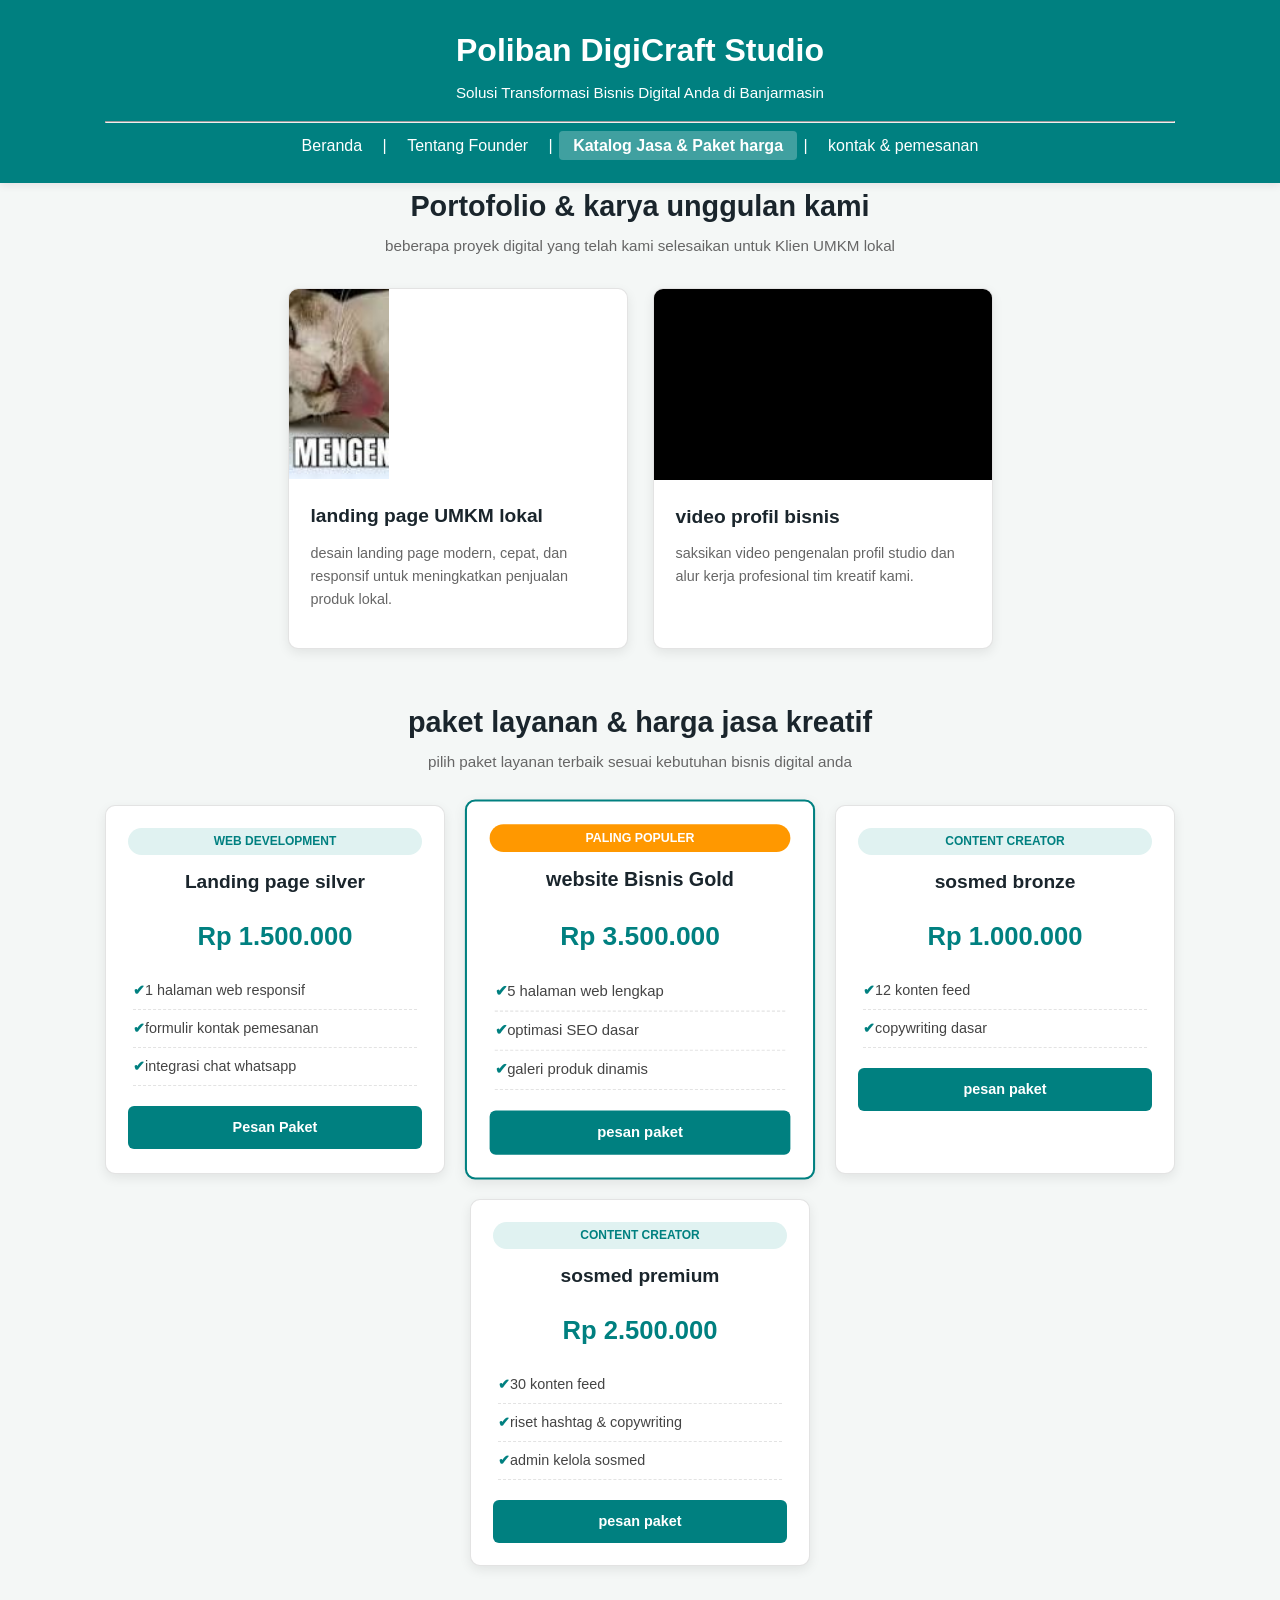
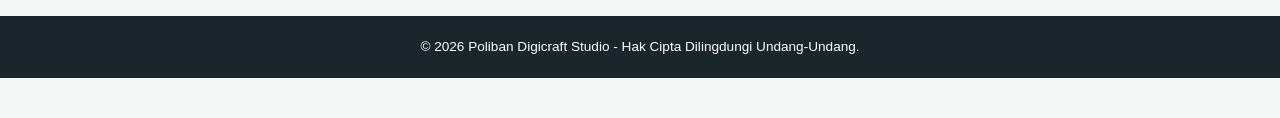
<file: index.html>
<!DOCTYPE html>
<html lang="en">

<head>
    <meta charset="UTF-8">
    <meta name="viewport" content="width=device-width, initial-scale=1.0">
    <title>katalog jasa & portofolio - poliban digicraft studio</title>
    <!-- 1. MENGHUBUNGKAN EXTERNAL CSS GLOBAL -->
    <link rel="stylesheet" href="style.css">
</head>

<body>
    <!-- Bagian Kepala Halaman (Header & Navigasi)  -->
    <header>
        <div class="container">
            <h1>Poliban DigiCraft Studio</h1>
            <p>Solusi Transformasi Bisnis Digital Anda di Banjarmasin</p>
            <hr>
            <nav>
                <a href="index.html">Beranda</a> |
                <a href="tentang.html">Tentang Founder</a> |
                <a href="produk.html" class="active">Katalog Jasa & Paket harga</a> |
                <a href="kontak.html">kontak & pemesanan</a>
            </nav>
        </div>
    </header>

    <main class="container">
        <!-- SEKSI PORTOFOLIO UTAMA (CARD LAYOUT) -->
        <section class="section">
            <h2 class="section-title">Portofolio & karya unggulan kami</h2>
            <p class="section-subtitle">beberapa proyek digital yang telah kami selesaikan untuk Klien UMKM lokal</p>

            <div class="card-grid">
                <!-- kartu portofolio -->
                <article class="card">
                    <img src="mengenaskan.jpg" alt="Mockup desain landing page agensi" class="card-img">
                    <div class="card-body">
                        <h3 class="card-title">landing page UMKM lokal</h3>
                        <p class="card-text">desain landing page modern, cepat, dan responsif untuk meningkatkan
                            penjualan produk lokal.</p>
                    </div>
                </article>

                <!-- kartu portofolio 2 (video profil) -->
                <article class="card">
                    <div class="video-container">
                        <iframe src="https://www.youtube.com/embed/UExds0bbfcw?si=t_ux7vf4w2viiRPl"
                            title="Youtube video player" allowfullscreen></iframe>
                    </div>
                    <div class="card-body">
                        <h3 class="card-title">video profil bisnis</h3>
                        <p class="card-text">saksikan video pengenalan profil studio dan alur kerja profesional tim
                            kreatif kami.</p>
                    </div>
                </article>
            </div>
        </section>

        <!-- SEKSI KATALOG PAKET LAYANAN (PRICING CARDS) -->
        <section class="section">
            <h2 class="section-title">paket layanan & harga jasa kreatif</h2>
            <p class="section-subtitle">pilih paket layanan terbaik sesuai kebutuhan bisnis digital anda</p>

            <div class="card-grid">
                <!-- paket 1: Landing Page Silver -->
                <article class="card pricing-card">
                    <div class="card-body">
                        <span class="badge">web development</span>
                        <h3 class="card-title">Landing page silver</h3>
                        <p class="card-price">Rp 1.500.000</p>
                        <ul class="card-features">
                            <li>1 halaman web responsif</li>
                            <li>formulir kontak pemesanan</li>
                            <li>integrasi chat whatsapp</li>
                        </ul>
                        <a href="kontak.html" class="btn-primary">Pesan Paket</a>
                    </div>
                </article>

                <!-- paket 2: Website Bisnis Gold -->
                <article class="card pricing-card featured">
                    <div class="card-body">
                        <span class="badge badge-featured">Paling populer</span>
                        <h3 class="card-title">website Bisnis Gold</h3>
                        <p class="card-price">Rp 3.500.000</p>
                        <ul class="card-features">
                            <li>5 halaman web lengkap</li>
                            <li>optimasi SEO dasar</li>
                            <li>galeri produk dinamis</li>
                        </ul>
                        <a href="kontak.html" class="btn-primary">pesan paket</a>
                    </div>
                </article>

                <!-- paket 3: Sosmed premium -->
                <article class="card pricing-card">
                    <div class="card-body">
                        <span class="badge">content creator</span>
                        <h3 class="card-title">sosmed bronze</h3>
                        <p class="card-price">Rp 1.000.000</p>
                        <ul class="card-features">
                            <li>12 konten feed</li>
                            <li>copywriting dasar</li>
                        </ul>
                        <a href="kontak.html" class="btn-primary">pesan paket</a>
                    </div>
                </article>
                <article class="card pricing-card">
                    <div class="card-body">
                        <span class="badge">content creator</span>
                        <h3 class="card-title">sosmed premium</h3>
                        <p class="card-price">Rp 2.500.000</p>
                        <ul class="card-features">
                            <li>30 konten feed</li>
                            <li>riset hashtag & copywriting</li>
                            <li>admin kelola sosmed</li>
                        </ul>
                        <a href="kontak.html" class="btn-primary">pesan paket</a>
                    </div>
                </article>
            </div>
        </section>
    </main>

    <!-- FOOTER GLOBAL -->
    <footer>
        <div class="container">
            <p>&copy; 2026 Poliban Digicraft Studio - Hak Cipta Dilingdungi Undang-Undang.</p>
        </div>
    </footer>
</body>

</html>
</file>
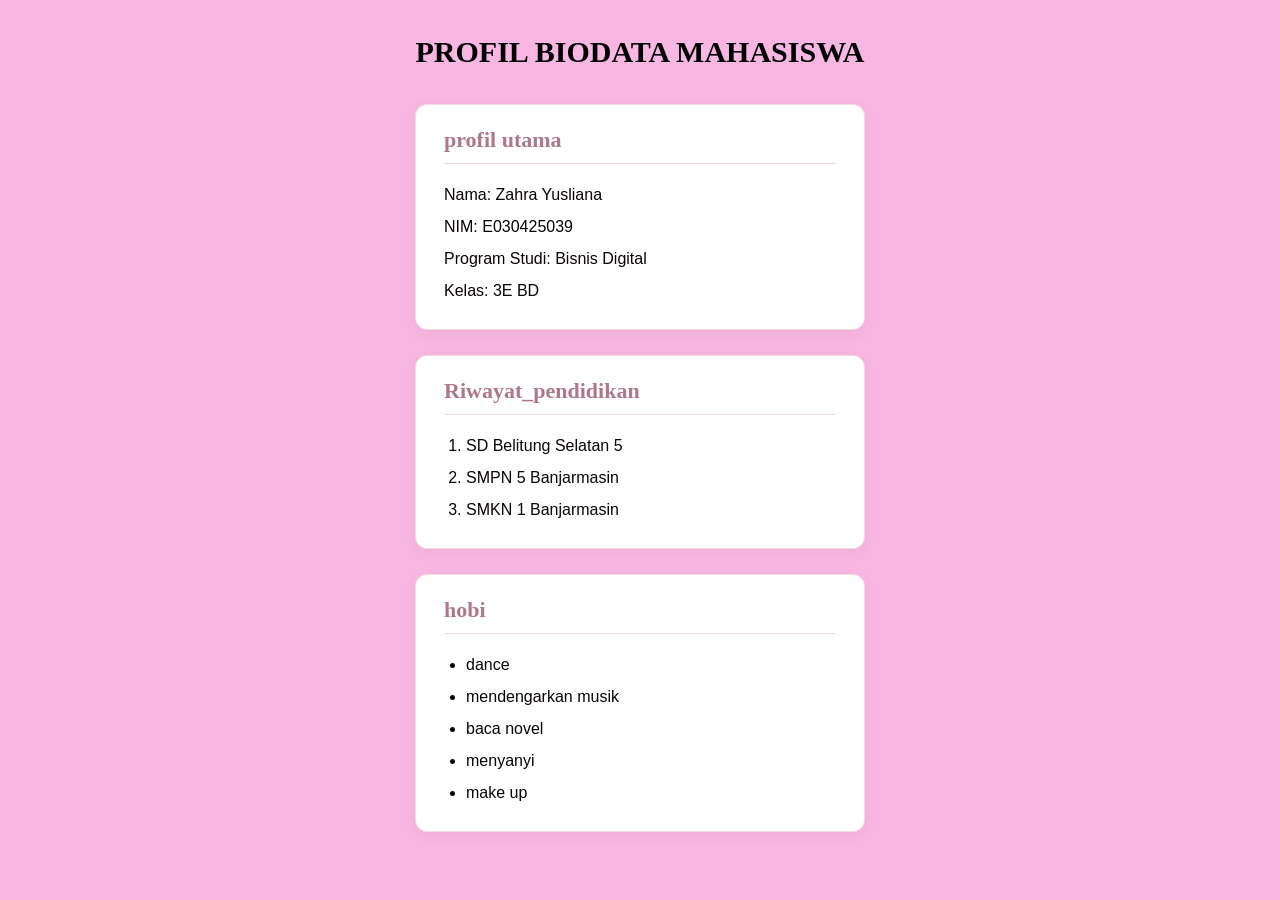
<file: biodata.html>
<!DOCTYPE html>
<html lang="en">

<head>
    <meta charset="UTF-8">
    <meta name="viewport" content="width=device-width, initial-scale=1.0">
    <title>Document</title>
    <link rel="stylesheet" href="stylebiodata.css">
</head>

<body>
    <h1>PROFIL BIODATA MAHASISWA</h1>
    <div class="card">
        <!-- ini profil utama -->
        <h2>profil utama</h2>
        <p>
            <span>Nama: </span>Zahra Yusliana<br>
            <span>NIM: </span>E030425039<br>
            <span>Program Studi: </span> Bisnis Digital <br>
            <span>Kelas: </span> 3E BD <br>
        </p>
    </div>
    <div class="card">
        <!-- ini riwayat pendidikan -->
        <h2>Riwayat_pendidikan</h2>
        <ol>
            <li>SD Belitung Selatan 5</li>
            <li>SMPN 5 Banjarmasin</li>
            <li>SMKN 1 Banjarmasin</li>
        </ol>
    </div>
    <div class="card">
        <!-- ini hobi saya -->
        <h2>hobi</h2>
        <ul>
            <li>dance</li>
            <li>mendengarkan musik</li>
            <li>baca novel</li>
            <li>menyanyi</li>
            <li>make up</li>
        </ul>
    </div>
</body>

</html>
</file>
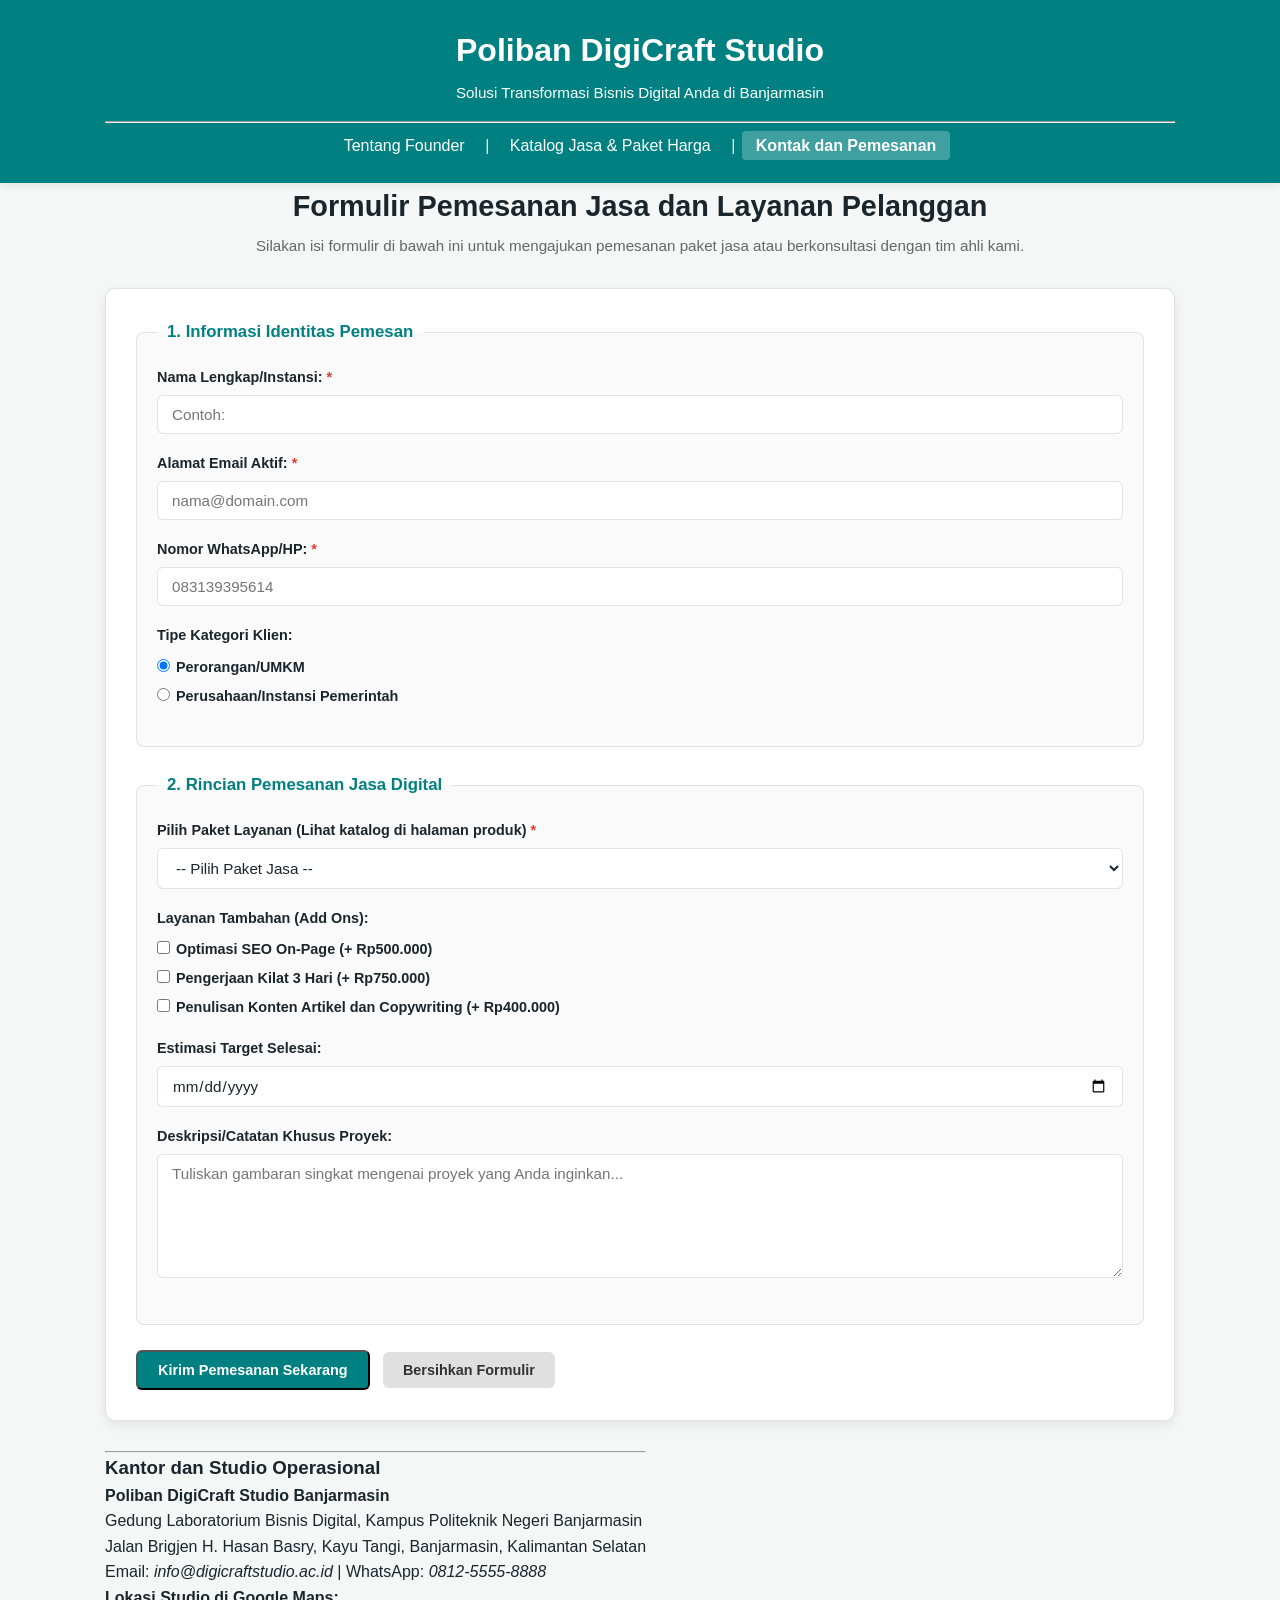
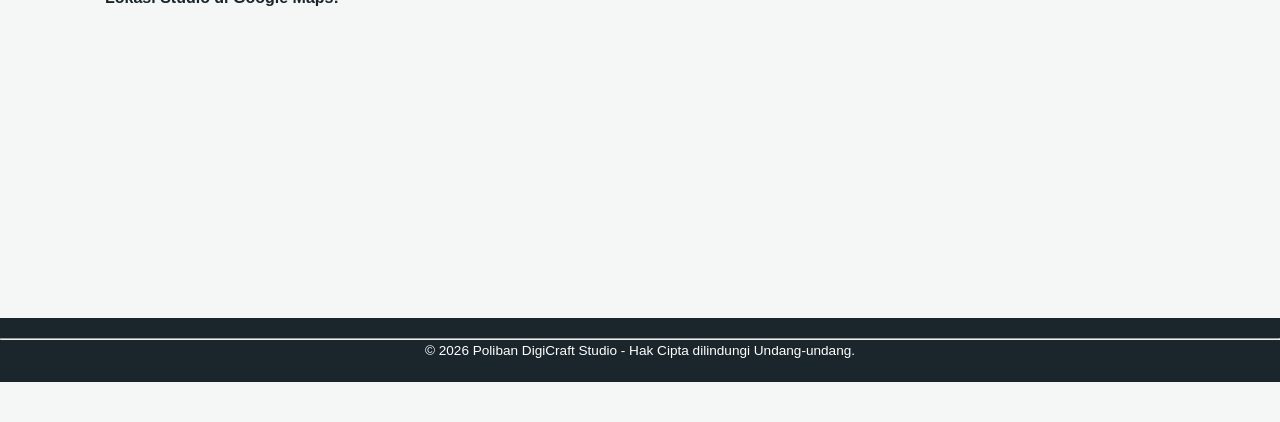
<file: kontak.html>
<!DOCTYPE html>
<html lang="id">
<head>
    <meta charset="UTF-8">
    <meta name="viewport" content="width=device-width, initial-scale=1.0">
    <title>Kontak dan Pemesanan - Poliban DigiCraft Studio</title>
    <link rel="stylesheet" href="style.css">
</head>
<body>
    <!-- Bagian Kepala Halaman (Header & Navigasi) -->
 <header>
        <div class="container">
            <h1>Poliban DigiCraft Studio</h1>
            <p>Solusi Transformasi Bisnis Digital Anda di Banjarmasin</p>
            <hr>
            <nav>
                <a href="biodata.html">Tentang Founder</a> |
                <a href="produk.html">Katalog Jasa & Paket Harga</a> |
                <a href="kontak.html" class="active">Kontak dan Pemesanan</a>
            </nav>
        </div>
    </header>

    <main class="container">
        <section class="section">
        <h2 class="section-title">Formulir Pemesanan Jasa dan Layanan Pelanggan</h2>
        <p class="section-subtitle">Silakan isi formulir di bawah ini untuk mengajukan pemesanan paket jasa atau berkonsultasi dengan tim ahli kami.</p>

        <div class="contact-wrapper">
            <div class="contact-form-card">
                <form action="#" method="post">
                    <!-- Grup 1: Data Diri Pelanggan -->
                     <fieldset class="form-fieldset">
                        <legend>1. Informasi Identitas Pemesan</legend>

                        <div class="form-group">
                            <label for="nama_lengkap">Nama Lengkap/Instansi: <span class="required">*</span></label>
                            <input type="text" id="nama_lengkap" name="nama_lengkap" placeholder="Contoh: " size="135" required>
                        </div>

                        <div class="form-group">
                            <label for="email_pemesan">Alamat Email Aktif: <span class="required">*</span></label>
                            <input type="email" id="email_pemesan" name="email_pemesan" placeholder="nama@domain.com" size="135" required>
                        </div>

                        <div class="form-group">
                            <label for="no_whatsapp">Nomor WhatsApp/HP: <span class="required">*</span></label>
                            <input type="tel" id="no_whatsapp" name="no_whatsapp" placeholder="083139395614" size="135" required>
                        </div>

                        <div class="form-group">
                            <label>Tipe Kategori Klien:</label>
                            <div class="radio-group">
                                <label class="inline-label">
                                    <input type="radio" id="kategori_personal" name="tipe_klien" value="Personal" checked>Perorangan/UMKM
                                </label>
                                
                                <label class="inline-label">
                                    <input type="radio" id="kategori_korporat" name="tipe_klien" value="Korporat">Perusahaan/Instansi Pemerintah
                                </label>
                            </div>
                        </div>
                     </fieldset>

                     <!-- Grup 2: Detail Pemesanan Layanan -->
                      <fieldset class="form-fieldset">
                        <legend>2. Rincian Pemesanan Jasa Digital</legend>

                        <div class="form-group">
                            <label for="pilih_paket">Pilih Paket Layanan (Lihat katalog di halaman produk) <span class="required">*</span></label>
                            <select id="pilih_paket" name="pilih_paket" required>
                                <option value="">-- Pilih Paket Jasa --</option>
                                <option value="Silver">Paket Silver Branding (Rp1.500.000)</option>
                                <option value="Gold">Paket Gold Web Development (Rp3.000.000)</option>
                                <option value="Platinum">Paket Platinum Full Digital Transformstion (Rp5.000.000)</option>
                                <option value="Custom">Konsultasi Custom Project</option>
                            </select>
                        </div>

                        <div class="form-group">
                            <label>Layanan Tambahan (Add Ons):</label>
                            <div class="checkbox-group">
                                <label class="checkbox-item">
                                    <input type="checkbox" id="addon_seo" name="addons[]" value="SEO Optimization">Optimasi SEO On-Page (+ Rp500.000)
                                </label>
                                <label class="checkbox-item">
                                    <input type="checkbox" id="addon_express" name="addons[]" value="Express Delivery">Pengerjaan Kilat 3 Hari (+ Rp750.000)
                                </label>
                                <label class="checkbox-item">
                                    <input type="checkbox" id="addon_content" name="addons[]" value="Content Writing">Penulisan Konten Artikel dan Copywriting (+ Rp400.000)
                                </label>
                            </div>
                        </div>

                        <div class="form-group">
                            <label for="target_selesai">Estimasi Target Selesai:</label>
                            <input type="date" id="target_selesai" name="target_selesai">
                        </div>

                        <div class="form-group">
                            <label for="detail_pesan">Deskripsi/Catatan Khusus Proyek:</label>
                            <textarea id="detail_pesan" name="detail_pesan" rows="6" cols="50" placeholder="Tuliskan gambaran singkat mengenai proyek yang Anda inginkan..."></textarea>
                        </div>
                      </fieldset>

                      <!-- Tombol Aksi -->
                      <div class="form-action">
                          <button type="submit" class="btn-primary">Kirim Pemesanan Sekarang</button>
                          &nbsp;
                          <button type="reset" class="btn-secondary">Bersihkan Formulir</button>
                      </div>
                </form>       
            </div>
    
            <!-- Bagian Informasi Alamat dan Peta Studio -->
            <section>
                <hr>
                <h3>Kantor dan Studio Operasional</h3>
                <p><b>Poliban DigiCraft Studio Banjarmasin</b><br>
                    Gedung Laboratorium Bisnis Digital, Kampus Politeknik Negeri Banjarmasin<br>
                    Jalan Brigjen H. Hasan Basry, Kayu Tangi, Banjarmasin, Kalimantan Selatan<br>
                    Email: <i>info@digicraftstudio.ac.id</i> | WhatsApp: <i>0812-5555-8888</i></p>
    
                <h4>Lokasi Studio di Google Maps:</h4>
                <iframe src="https://maps.google.com/maps?q=Politeknik%20Negeri%20Banjarmasin&t=&z=15&ie=UTF8
    &iwloc=&output=embed" width="100%" height="250" frameborder="0" style="border:0;"
                    allowfullscreen=""></iframe>
            </section>
        </div>
        </section>
    </main>

    <footer>
        <hr>
        <p align="center">&copy; 2026 Poliban DigiCraft Studio - Hak Cipta dilindungi Undang-undang.</p>
    </footer>
</body>
</html>
</file>
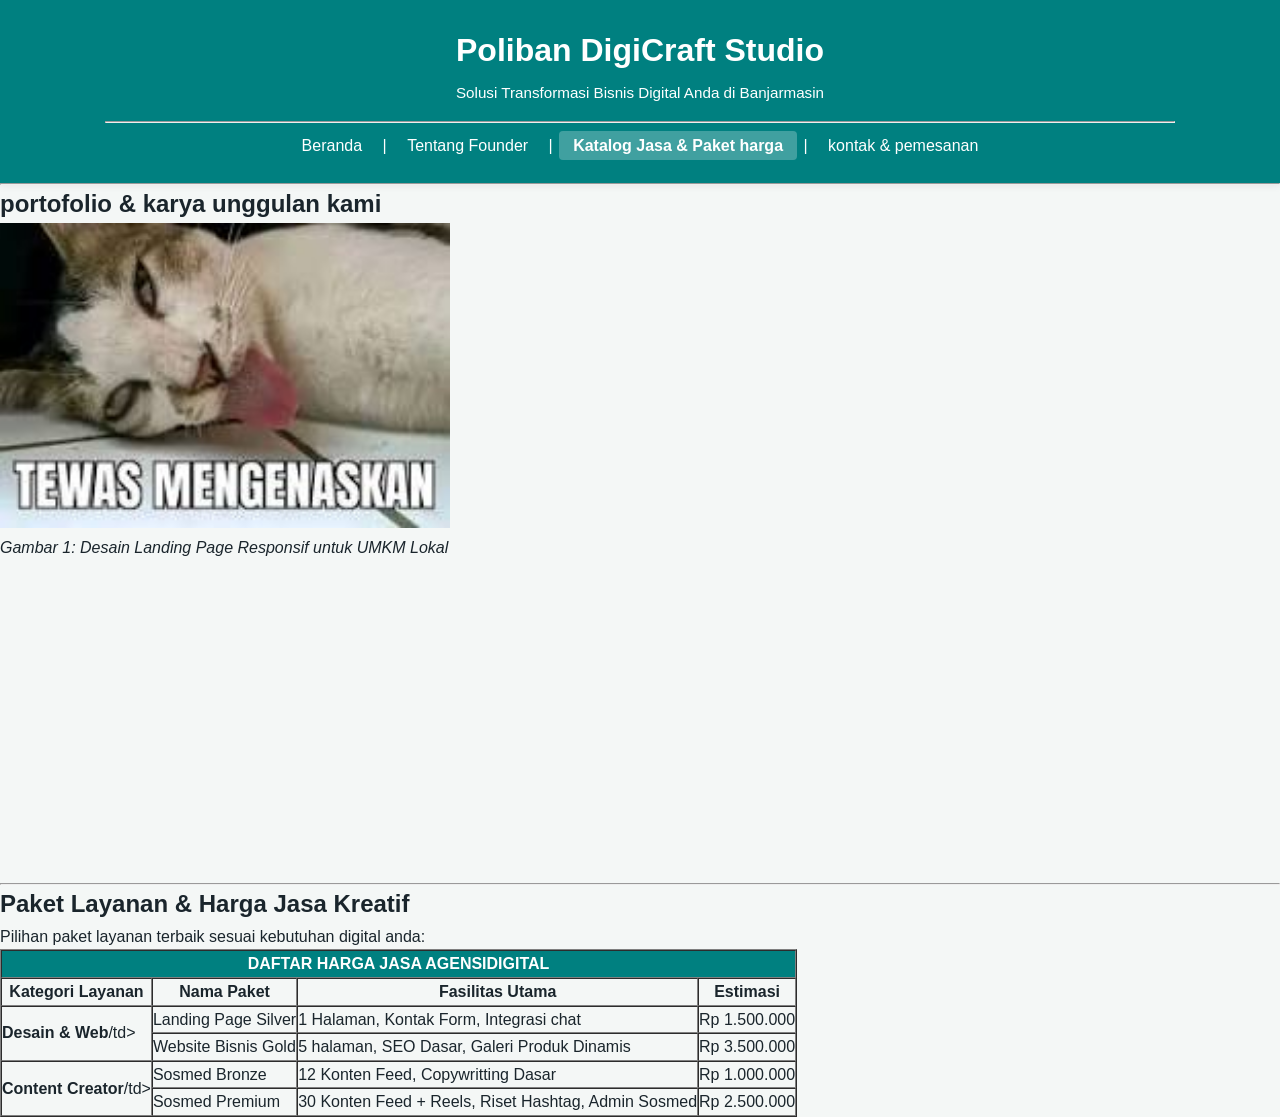
<file: produk.html>
<!DOCTYPE html>
<html lang="id">

<head>
    <meta charset="UTF-8">
    <title>Katalog Produk & portofolio - poliban DigiCraft Studio</title>
    <link rel="stylesheet" href="style.css">
</head>

<body>
    <!-- Bagian Kepala Halaman (Header & Navigasi)  -->
    <header>
        <div class="container">
            <h1>Poliban DigiCraft Studio</h1>
            <p>Solusi Transformasi Bisnis Digital Anda di Banjarmasin</p>
            <hr>
            <nav>
                <a href="index.html">Beranda</a> |
                <a href="tentang.html">Tentang Founder</a> |
                <a href="produk.html" class="active">Katalog Jasa & Paket harga</a> |
                <a href="kontak.html">kontak & pemesanan</a>
            </nav>
        </div>
    </header>
    
    <hr>

    <section>
        <h2>portofolio & karya unggulan kami</h2>

        <!-- Menampilkan Gambar Mockup (Gunakan gambar yang ada di folder) -->
        <p>
            <img src="mengenaskan.jpg" alt="Mockup Desain Landing Page 
Agensi" width="450">
            <br>
            <em>Gambar 1: Desain Landing Page Responsif untuk UMKM
                Lokal</em>
        </p>

        <!-- Menyematkan Video Youtube Profil Agensi -->
        <p>
        <h3></h3>
        <iframe width="560" height="315" src="https://www.youtube.com/embed/7LqL-JzsilQ?si=Bd3Tx4UGil9VGCGI"
            title="YouTube video player" frameborder="0"
            allow="accelerometer; autoplay; clipboard-write; encrypted-media; gyroscope; picture-in-picture; web-share"
            referrerpolicy="strict-origin-when-cross-origin" allowfullscreen></iframe>
        </p>
    </section>
<hr>
<section>
    <h2>Paket Layanan & Harga Jasa Kreatif</h2>
    <p>Pilihan paket layanan terbaik sesuai kebutuhan digital anda:</p>
    <table border="1" cellpadding="8" cellspacing="0">
        <thead>
            <tr bgcolor="#008080">
                <!-- Judul Tabel Menggunakan Colspan agar Memanjang di 4 kolom -->
                <th colspan="4"><font color="white">DAFTAR HARGA JASA AGENSIDIGITAL</font></th>
            </tr>
            <tr bgcolor="#F4F7F6">
                <th>Kategori Layanan</th>
                <th>Nama Paket</th>
                <th>Fasilitas Utama</th>
                <th>Estimasi</th>
            </tr>
        </thead>
        </tbody>
        <tr>
            <!-- Kategori Web Menghubungkan 2 Baris Vertikal 
Menggunakan Rowspan -->
            <td rowspan="2"><b>Desain & Web</b>/td>
            <td>Landing Page Silver</td>
            <td>1 Halaman, Kontak Form, Integrasi chat</td>
            <td>Rp 1.500.000</td>
        </tr>
        <tr>
            <td>Website Bisnis Gold</td>
            <td>5 halaman, SEO Dasar, Galeri Produk Dinamis</td>
            <td>Rp 3.500.000</td>
        </tr>
        <tr>
            <!-- Kategori Content Menggabungkan 2 baris vertikal 
Menggunakan rowspan -->
            <td rowspan="2"><b>Content Creator</b>/td>
            <td>Sosmed Bronze</td>
            <td>12 Konten Feed, Copywritting Dasar</td>
            <td>Rp 1.000.000</td>
        </tr>
        <tr>
            <td>Sosmed Premium</td>
            <td>30 Konten Feed + Reels, Riset Hashtag, Admin 
Sosmed</td>
            <td>Rp 2.500.000</td>
        </tr>
    </tbody>
 </table>
</section>
</body>

</html>
</file>
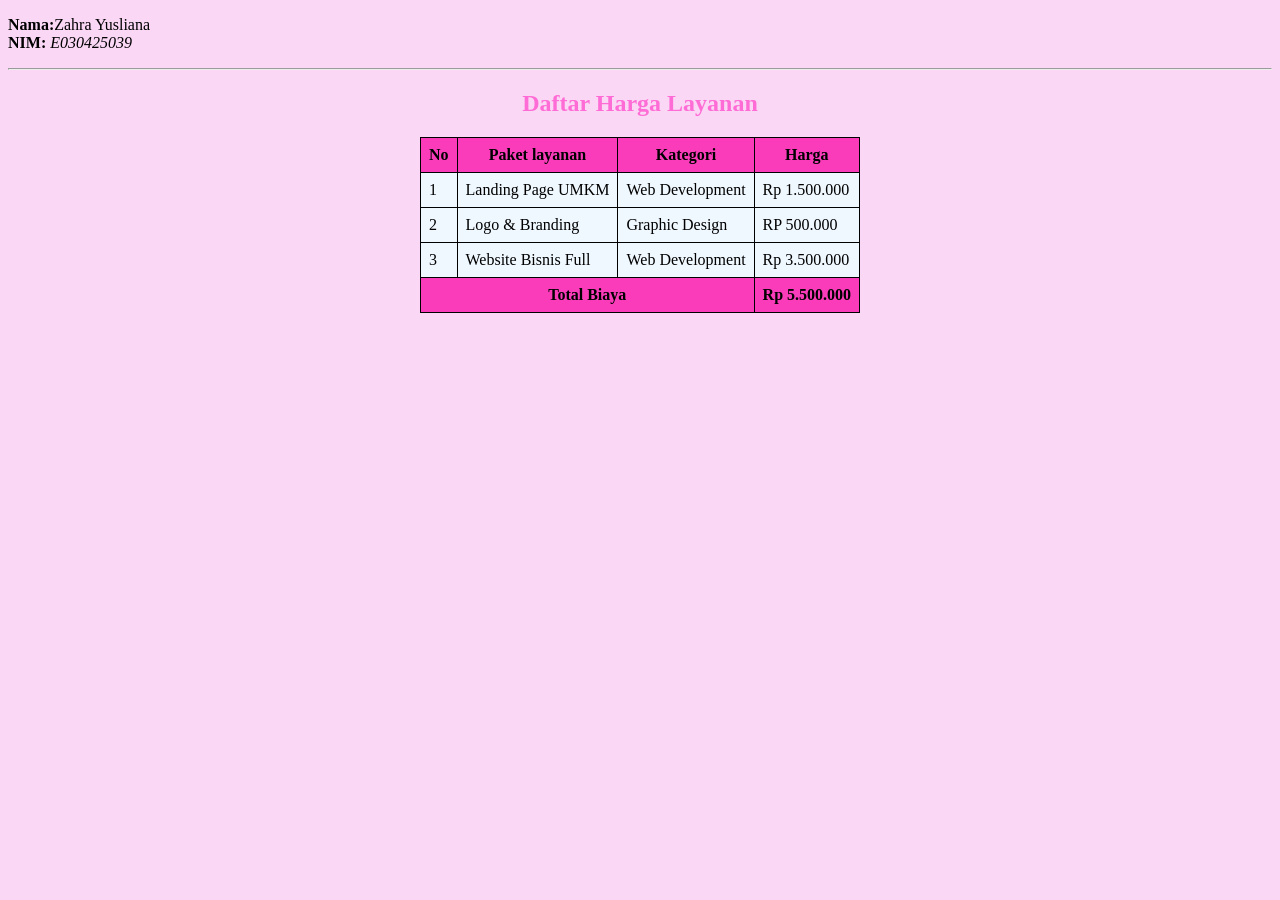
<file: kuis/kuis-CSS.html>
<!DOCTYPE html>
<html lang="en">

<head>
    <meta charset="UTF-8">
    <meta name="viewport" content="width=device-width, initial-scale=1.0">
    <title>Document</title>
    <style>
        body {
            background-color: rgb(250, 215, 245);
        }
        h2 {
            text-align: center;
            color: rgb(255, 108, 213);
        }
        table {
            margin: auto;
            border: 1px solid;
            border-collapse: collapse;
            background-color: aliceblue;
        }
        td,th {
            border: 1px solid;
            padding: 8px;
        }
        th {
            background-color: rgb(250, 59, 186);
            color: black;
        }
        . {
            text-align: right;
            font-weight: bold;
        }
    </style>
</head>

<body>
    <p>
        <span><strong>Nama:</strong></span>Zahra Yusliana<br>
        <span><strong>NIM:</strong></span> <em> E030425039 </em><br>
    </p>
    <hr>
    <section>
        <h2>
            <center>Daftar Harga Layanan</center>
        </h2>
        <table border="1" cellpadding="8" cellspacing="0" align="center">
            <thead>
                <tr bgcolor="#008080">
                    <th>No</th>
                    <th>Paket layanan</th>
                    <th>Kategori</th>
                    <th>Harga</th>
                </tr>

                <tr>
                    <td>1</td>
                    <td>Landing Page UMKM</td>
                    <td>Web Development</td>
                    <td>Rp 1.500.000</td>
                </tr>

                <tr>
                    <td>2</td>
                    <td>Logo & Branding</td>
                    <td>Graphic Design</td>
                    <td>RP 500.000</td>
                </tr>

                <tr>
                    <td>3</td>
                    <td>Website Bisnis Full</td>
                    <td>Web Development</td>
                    <td>Rp 3.500.000</td>
                </tr>

                <tr>
                    <th colspan="3" class="Total"><b>Total Biaya</b></th>
                    <th><b>Rp 5.500.000</b></th>
                </tr>
        </table>
    </section>
</body>
</html>
</file>
<file: style.css>
/* 1. CSS VARIABEL */
:root {
    --primary-color: #008080;
    --primary-dark: #005A5A;
    --secondary-color: #1A252C;
    --accent-color: #FF9800;
    --bg-light: #F4F7F6;
    --white: #FFFFFF;
    --text-muted: #666666;
    --border-color: #E0E0E0E0;
    --shadow-soft: 0 4px 12px rgba(0, 0, 0, 0.08);
    --shadow-hover: 0 8px 24px rgba(0, 0, 0, 0.15);
    --transition-fast: all 0.3s ease;
}


/* 2. CSS RESET */
* {
    margin: 0;
    padding: 0;
    box-sizing: border-box;
}

body {
    font-family: 'Segoe UI', Tahoma, Geneva, Verdana, sans-serif;
    line-height: 1.6;
    background-color: var(--bg-light);
    color: var(--secondary-color);
}

/* 3. LAYOUT CONTAINER */
.container {
    width: 90%;
    max-width: 1100px;
    margin: 0 auto;
    padding: 0 15px;
}

/* 4.HEADER & NAVIGASI */
header {
    background-color: var(--primary-color);
    color: var(--white);
    padding: 25px 0;
    text-align: center;
    box-shadow: 0 2px 8px rgba(83, 30, 62, 0.1)
}

header h1 {
    font-size: 2rem;
    margin-bottom: 5px;
}

header p {
    font-size: 0.95rem;
    opacity: 0,9;
    margin-bottom: 15px;
}

nav {
    margin-top: 10px;
    font-family: 0,95rem;
}

nav a {
    color: var(--white);
    text-decoration: none;
    padding: 6px 14px;
    margin: 0 2px;
    border-radius: 4px;
    transition: var(--transition-fast);
}

nav a:hover, nav a.active {
    background-color: rgba(255, 255, 255, 0.25);
    font-weight: bold;
}

/* 5. Main Content */
main {
    padding: 40px 0;
}

.section {
    margin-bottom: 50px;
}

.section-title {
    text-align: center;
    font-size: 1.8rem;
    color: var(--secondary-color);
    margin-bottom: 5px;
}

.section-subtitle {
    text-align: center;
    color: var(--text-muted);
    font-size: 0.95rem;
    margin-bottom: 30px;
}

/* 6. CARD GRID */
.card-grid {
    display: flex;
    flex-wrap: wrap;
    gap: 25px;
    justify-content: center;
}

/* 7. card */
.card {
    background-color: var(--white);
    border-radius: 10px;
    box-shadow: var(--shadow-soft);
    overflow: hidden;
    flex: 1 1 300px;
    max-width: 340px;
    display: flex;
    flex-direction: column;
    transform: var(--transition-fast);
    border: 1px solid var(--border-color);
}

.card:hover {
    transform: translateY(-8px);
    box-shadow: var(--shadow-hover);
}

.card-img {
    width: 100px;
    height: 190px;
    object-fit: cover;
}

.card-body {
    padding: 22px;
    display: flex;
    flex-direction: column;
    flex-grow: 10px;
}

.card-title {
    font-size: 1.2rem;
    color: var(--secondary-color);
    margin-bottom: 10px;
}

.card-text {
    font-size: 0.9rem;
    color: var(--text-muted);
    margin-bottom: 15px;
}

.video-container {
    position: relative;
    padding-bottom: 56.25%;
    height: 0;
    overflow: hidden;
    background-color: black;
}

.video-container iframe {
    position: absolute;
    top: 0;
    left: 0;
    width: 100%;
    height: 100%;
    border: 0;
}

.pricing-card {
    text-align: center;
    position: relative;
}

.badge {
    display: inline-block;
    padding: 4px 12px;
    font-size: 0.75rem;
    font-weight: bold;
    text-transform: uppercase;
    background-color: #e0f2f1;
    color: var(--primary-color);
    border-radius: 20px;
    margin-bottom: 12px;

}

.card-price {
    font-size: 1.6rem;
    font-weight: bold;
    color: var(--primary-color);
    margin: 8px 0 15px 0;
}

.card-features {
    list-style: none;
    margin-bottom: 20px;
    text-align: left;
    padding: 0 5px;
}

.card-features li {
    font-size: 0.9rem;
    padding: 7px 0;
    border-bottom: 1px dashed var(--border-color);
    color: #444;

}

.card-features li::before {
    content: "✔";
    color: var(--primary-color);
    font-weight: bold;
}

.btn-primary {
    display: inline-block;
    background-color: var(--primary-color);
    color: var(--white);
    padding: 10px 20px;
    text-decoration: none;
    border-radius: 6px;
    font-weight: bold;
    font-size: 0.9rem;
    text-align: center;
    margin-top: auto;
    transition: var(--transition-fast);
    
}

.btn-primary:hover {
   background-color: var(--primary-dark);
}

.pricing-card.featured {
    border: 2px solid var(--primary-color);
    transform: scale(1.03);
}

.pricing-card.featured:hover {
    transform: scale(1.1) translateY(-8px);
}

.badge-featured {
    background-color: var(--accent-color);
    color: var(--white);
}

footer {
    background-color: var(--secondary-color);
    color: var(--white);
    text-align: center;
    padding: 20px 0;
    margin-bottom: 40px;
    font-size: 0.85rem;
}

/* 1. WADAH DUA KOLOM (Layout Form & Info Studio) */
.contact-wrapper {
    display: flex;
    flex-wrap: wrap;
    gap: 30px;
    align-items: flex-start;
}

/* 2. KOLOM KIRI: KARTU FORMULIR PEMESANAN */
.contact-form-card {
    flex: 2 1 500px;
    background-color: var(--white);
    padding: 30px;
    border-radius: 10px;
    box-shadow: var(--shadow-soft);
    border: 1px solid var(--border-color);
}

/* Penataan Fieldset & Legend */
.form-fieldset {
    border: 1px solid var(--border-color);
    border-radius: 8px;
    padding: 20px;
    margin-bottom: 25px;
    background-color: #fafafa;
}

.form-fieldset legend {
    font-weight: bold;
    color: var(--primary-color);
    padding: 0 10px;
    font-size: 1.05rem;
}

/* Grup Form & Label */
.form-group {
    margin-bottom: 18px;
}

.form-group label {
    display: block;
    font-weight: 600;
    font-size: 0.9rem;
    color: var(--secondary-color);
    margin-bottom: 6px;
}

.required {
    color: #e53935;
    font-weight: bold;
}

/* Penataan Input Teks, Select, Date, dan Textarea */
.form-group input[type="text"],
.form-group input[type="email"],
.form-group input[type="tel"],
.form-group input[type="date"],
.form-group select,
.form-group textarea {
    width: 100%;
    padding: 10px 14px;
    font-family: inherit;
    font-size: 0.95rem;
    border: 1px solid var(--border-color);
    border-radius: 6px;
    background-color: var(--white);
    color: var(--secondary-color);
    transition: var(--transition-fast);
}

/* Efek Highlight saat Input Diklik/Fokus */
.form-group input:focus,
.form-group select:focus,
.form-group textarea:focus {
    outline: none;
    border-color: var(--primary-color);
    box-shadow: 0 0 0 3px rgba(0, 128, 128, 0.15);
}

/* Penataan Radio Button & Checkbox */
.radio-group,
.checkbox-group {
    margin-top: 8px;
}

.inline-label {
    display: inline-block;
    margin-right: 20px;
    cursor: pointer;
    font-size: 0.95rem;
    color: var(--secondary-color);
}

.checkbox-item {
    display: block;
    margin-bottom: 8px;
    cursor: pointer;
    font-size: 0.95rem;
    color: var(--secondary-color);
}

.inline-label input,
.checkbox-item input {
    margin-right: 6px;
    cursor: pointer;
}

/* Tombol Aksi (Kirim & Reset) */
.form-actions {
    display: flex;
    gap: 15px;
    margin-top: 20px;
}

.btn-secondary {
    background-color: #e0e0e0;
    color: #333333;
    border: none;
    padding: 10px 20px;
    border-radius: 6px;
    cursor: pointer;
    font-weight: bold;
    font-size: 0.9rem;
    transition: var(--transition-fast);
}

.btn-secondary:hover {
    background-color: #d0d0d0;
}

/* 3. KOLOM KANAN: KARTU INFORMASI STUDIO & PETA */
.contact-info-card {
    flex: 1 1 320px;
    background-color: var(--primary-color);
    color: var(--white);
    padding: 30px;
    border-radius: 10px;
    box-shadow: var(--shadow-soft);
}

.contact-info-card h3 {
    font-size: 1.35rem;
    margin-bottom: 12px;
    border-bottom: 2px solid rgba(255, 255, 255, 0.3);
    padding-bottom: 8px;
}

.info-intro {
    font-size: 0.9rem;
    margin-bottom: 20px;
    opacity: 0.95;
    line-height: 1.5;
}

.info-item {
    margin-bottom: 18px;
}

.info-item strong {
    display: block;
    font-size: 0.95rem;
    margin-bottom: 4px;
}

.info-item p {
    font-size: 0.9rem;
    margin: 0;
    opacity: 0.92;
    line-height: 1.5;
}

/* Wadah Google Maps */
.map-container {
    border-radius: 8px;
    overflow: hidden; 
    margin-top: 10px;
    box-shadow: 0 2px 6px rgba(0, 0, 0, 0.2);
    line-height: 0; /* Menghilangkan gap bawah iframe */
}
</file>
<file: stylebiodata.css>
/* RESET */
* {
    margin: 0;
    padding: 0;
    box-sizing: border-box;
}

/* BACKGROUND */
body {
    font-family: 'Segoe UI', sans-serif;
    background-color: #f8b6e2;
    color: #0b0406;
    padding: 35px 20px;
}

/* JUDUL UTAMA */
h1 {
    font-family: Georgia, serif;
    text-align: center;
    color: #000000;
    font-size: 30px;
    margin-bottom: 35px;
}

/* KOTAK PUTIH */
.card {
    width: 100%;
    max-width: 450px;
    background-color: white;
    padding: 22px 28px;
    border: 1px solid #f0dce2;
    border-radius: 12px;
    margin: 0 auto 25px;
    box-shadow: 0 4px 12px rgba(167, 111, 128, 0.10);
}

/* JUDUL DALAM KOTAK */
.card h2 {
    font-family: Georgia, serif;
    color: #ad7888;
    font-size: 22px;
    margin-bottom: 15px;
    padding-bottom: 10px;
    border-bottom: 1px solid #f0dce2;
}

/* ISI BIODATA */
.card p {
    font-size: 16px;
    line-height: 2;
}

/* DAFTAR */
.card ol,
.card ul {
    padding-left: 22px;
    font-size: 16px;
    line-height: 2;
}

/* TEKS TEBAL */
strong {
    color: #a66f80;
}

/* TEKS MIRING */
em {
    color: #da6aa0;
}

/* RESPONSIVE */
@media (max-width: 600px) {
    h1 {
        font-size: 24px;
    }

    .card {
        padding: 18px 20px;
    }

    .card h2 {
        font-size: 20px;
    }

    .card p,
    .card ol,
    .card ul {
        font-size: 14px;
    }
}
</file>
